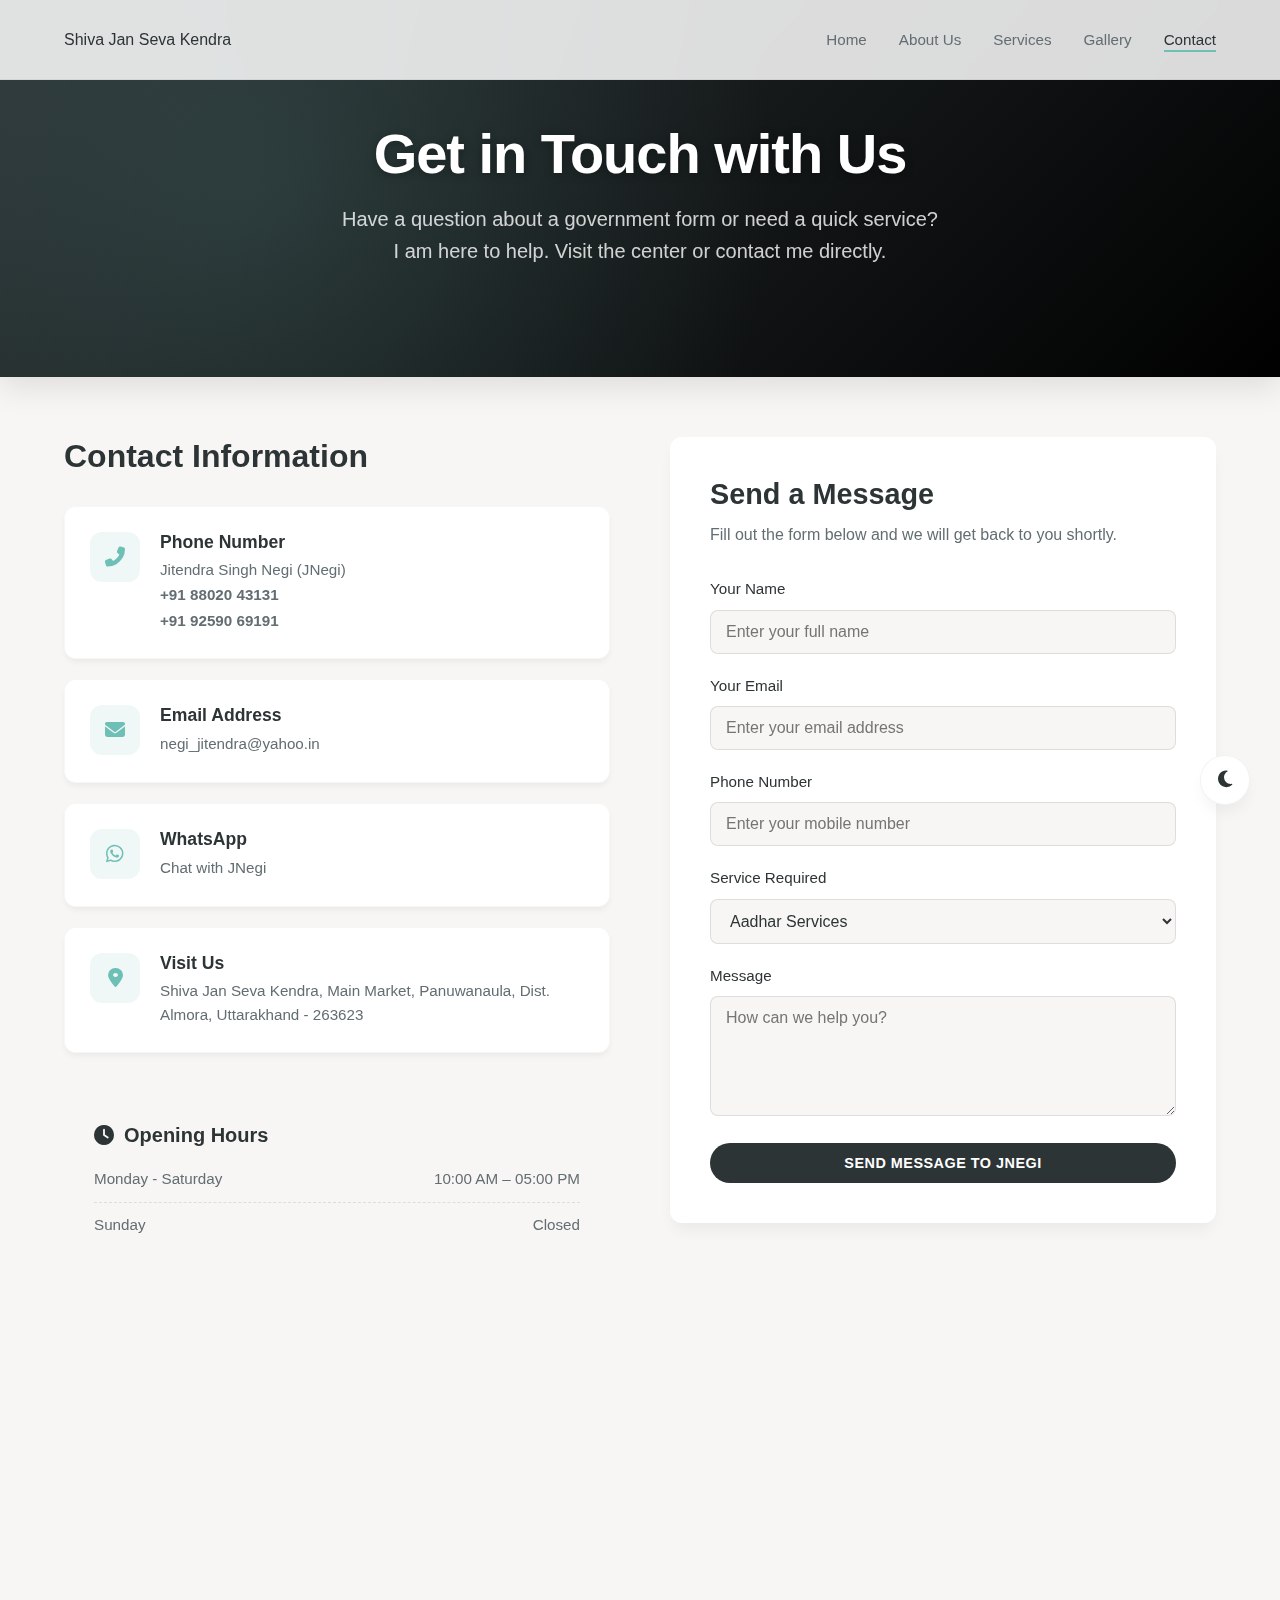
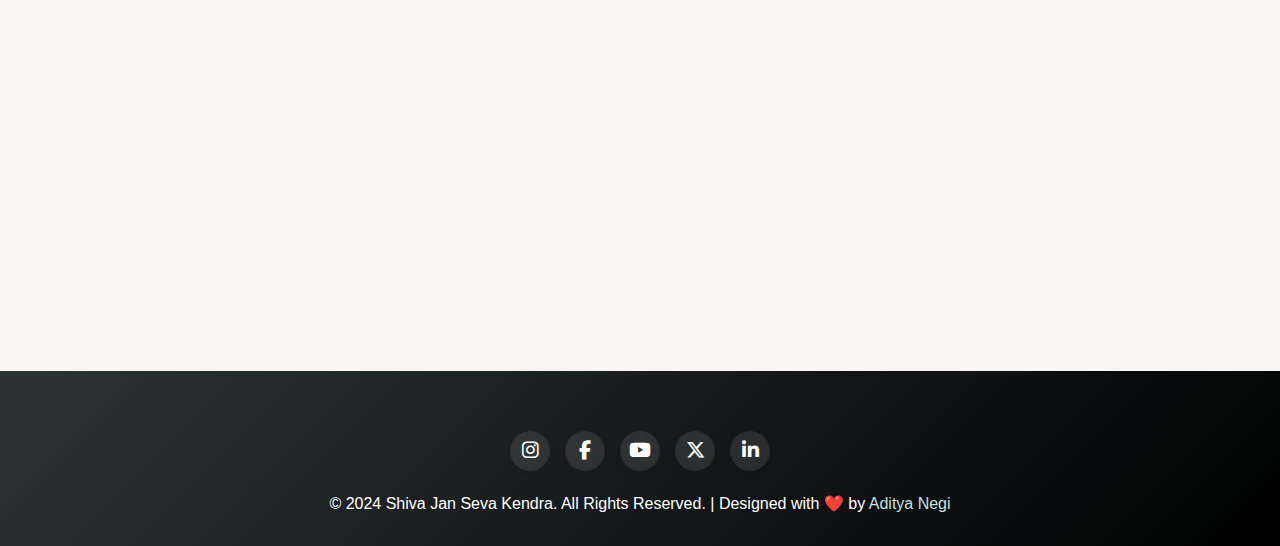
<file: contact.html>
<!DOCTYPE html>
<html lang="en">

<head>
    <meta charset="UTF-8">
    <meta name="viewport" content="width=device-width, initial-scale=1.0">
    <!-- Security Meta Tags -->
    <meta http-equiv="Content-Security-Policy" content="default-src 'self' https: data: 'unsafe-inline' 'unsafe-eval';">
    <meta http-equiv="X-Content-Type-Options" content="nosniff">
    <meta http-equiv="X-Frame-Options" content="SAMEORIGIN">
    <meta name="referrer" content="strict-origin-when-cross-origin">
    <meta http-equiv="Permissions-Policy" content="geolocation=(), camera=(), microphone=()">
    <!-- Performance Hints -->
    <link rel="preconnect" href="https://www.google.com">
    <link rel="preconnect" href="https://www.gstatic.com" crossorigin>
    <title>Contact Us | Shiva Jan Seva Kendra | Panuwanaula</title>
    <meta name="description"
        content="Contact Jitender Singh Negi (JNegi) at Shiva Jan Seva Kendra. Phone: +91 [Insert Number]. Address: Panuwanaula, Almora. Open Mon-Sat for all digital services.">
    <meta name="keywords"
        content="Contact JNegi, Shiva Jan Seva Kendra Address, CSC Panuwanaula Phone Number, Jitender Singh Negi Contact">
    <meta name="author" content="Jitender Singh Negi">
    <meta name="robots" content="index, follow">
    <link rel="canonical" href="https://shivajansevakendra.com/contact.html">

    <!-- Open Graph -->
    <meta property="og:type" content="website">
    <meta property="og:url" content="https://shivajansevakendra.com/contact.html">
    <meta property="og:title" content="Contact JNegi | Shiva Jan Seva Kendra">
    <meta property="og:description"
        content="Get in touch for Aadhar, PAN, and Banking services. Visit us in Panuwanaula.">
    <meta property="og:image" content="pic/PC1.png">

    <link rel="stylesheet" href="style.css">
    <link rel="stylesheet" href="https://cdnjs.cloudflare.com/ajax/libs/font-awesome/6.5.1/css/all.min.css">
    <link href="https://unpkg.com/aos@2.3.1/dist/aos.css" rel="stylesheet">
    <link rel="preconnect" href="https://fonts.googleapis.com">
    <link rel="preconnect" href="https://fonts.gstatic.com" crossorigin>
    <link
        href="https://fonts.googleapis.com/css2?family=Outfit:wght@300;400;500;600;700&family=Plus+Jakarta+Sans:wght@400;500;600;700&display=swap"
        rel="stylesheet">
</head>

<body>

    <!-- Page Loader -->
    <div id="loader">
        <div class="spinner"></div>
    </div>

    <!-- Header -->
    <header class="site-header">
        <div class="container header-container">
            <div class="logo">
                <a href="index.html">Shiva Jan Seva Kendra</a>
            </div>
            <button class="menu-toggle" aria-label="Toggle navigation" aria-controls="site-nav">
                <i class="fa-solid fa-bars-staggered"></i>
            </button>
            <nav id="site-nav" class="site-nav">
                <ul>
                    <li><a href="index.html">Home</a></li>
                    <li><a href="about.html">About Us</a></li>
                    <li><a href="Services.html">Services</a></li>
                    <li><a href="gallery.html">Gallery</a></li>
                    <li><a href="contact.html" class="active">Contact</a></li>
                </ul>
            </nav>
        </div>
    </header>

    <!-- Page Header -->
    <section class="page-header" data-aos="fade-down">
        <div class="container">
            <h1>Get in Touch with Us</h1>
            <p>Have a question about a government form or need a quick service? I am here to help. Visit the center or
                contact
                me directly.</p>
        </div>
    </section>

    <!-- Contact Actions & Form -->
    <div class="container">
        <div class="contact-wrapper">

            <!-- Left Column: Contact Info -->
            <div class="contact-info-section" data-aos="fade-right">
                <h2>Contact Information</h2>

                <div class="contact-cards">
                    <!-- Phone -->
                    <div class="contact-card">
                        <div class="contact-icon"><i class="fas fa-phone-alt"></i></div>
                        <div class="contact-details">
                            <h3>Phone Number</h3>
                            <p>Jitendra Singh Negi (JNegi)</p>
                            <a href="tel:+918802043131"><strong>+91 88020 43131</strong></a><br>
                            <a href="tel:+919259069191"><strong>+91 92590 69191</strong></a>
                        </div>
                    </div>

                    <!-- Email -->
                    <div class="contact-card">
                        <div class="contact-icon"><i class="fas fa-envelope"></i></div>
                        <div class="contact-details">
                            <h3>Email Address</h3>
                            <a href="mailto:negi_jitendra@yahoo.in">negi_jitendra@yahoo.in</a>
                        </div>
                    </div>

                    <!-- WhatsApp -->
                    <div class="contact-card">
                        <div class="contact-icon"><i class="fab fa-whatsapp"></i></div>
                        <div class="contact-details">
                            <h3>WhatsApp</h3>
                            <a href="https://wa.me/918802043131" target="_blank">Chat with JNegi</a>
                        </div>
                    </div>

                    <!-- Address -->
                    <div class="contact-card">
                        <div class="contact-icon"><i class="fas fa-map-marker-alt"></i></div>
                        <div class="contact-details">
                            <h3>Visit Us</h3>
                            <p>Shiva Jan Seva Kendra, Main Market, Panuwanaula, Dist. Almora, Uttarakhand - 263623</p>
                        </div>
                    </div>
                </div>

                <!-- Opening Hours -->
                <div class="hours-section">
                    <h3><i class="fas fa-clock"></i> Opening Hours</h3>
                    <ul class="hours-list">
                        <li><span>Monday - Saturday</span> <span>10:00 AM – 05:00 PM</span></li>
                        <li><span>Sunday</span> <span>Closed</span></li>
                    </ul>
                </div>
            </div>

            <!-- Right Column: Contact Form -->
            <div class="contact-form-section" data-aos="fade-left">
                <div class="contact-form-card">
                    <h2>Send a Message</h2>
                    <p>Fill out the form below and we will get back to you shortly.</p>

                    <form action="https://formsubmit.co/01adityanegi@gmail.com" method="POST">
                        <!-- FormSubmit Configuration -->
                        <input type="hidden" name="_next" value="http://localhost:8085/thank-you.html">
                        <input type="hidden" name="_subject" value="New Contact Inquiry from Website">
                        <!-- Spam Protection -->
                        <input type="hidden" name="_captcha" value="true">
                        <input type="text" name="_honey" style="display:none">
                        <input type="hidden" name="_template" value="table">

                        <div class="form-group">
                            <label for="name" class="form-label">Your Name</label>
                            <input type="text" id="name" name="name" class="form-control"
                                placeholder="Enter your full name" required>
                        </div>

                        <div class="form-group">
                            <label for="email" class="form-label">Your Email</label>
                            <input type="email" id="email" name="email" class="form-control"
                                placeholder="Enter your email address" required>
                        </div>

                        <div class="form-group">
                            <label for="phone" class="form-label">Phone Number</label>
                            <input type="tel" id="phone" name="phone" class="form-control"
                                placeholder="Enter your mobile number" required>
                        </div>

                        <div class="form-group">
                            <label for="service" class="form-label">Service Required</label>
                            <select id="service" name="service" class="form-control">
                                <option value="Aadhar">Aadhar Services</option>
                                <option value="Pan Card">PAN Card</option>
                                <option value="Banking">Banking & Money Transfer</option>
                                <option value="Forms">Online Form Filling</option>
                                <option value="Other">Other Inquiry</option>
                            </select>
                        </div>

                        <div class="form-group">
                            <label for="message" class="form-label">Message</label>
                            <textarea id="message" name="message" class="form-control"
                                placeholder="How can we help you?"></textarea>
                        </div>

                        <button type="submit" class="btn btn-primary" style="width: 100%;">Send Message to
                            JNegi</button>
                    </form>
                </div>
            </div>

        </div>
    </div>

    <!-- Map Section -->
    <section class="map-section" data-aos="fade-up">
        <div class="container">
            <div class="section-title">Locate Us on Google Maps</div>
            <div class="map-wrapper">
                <!-- Google Maps Embed Placeholder for Panuwanaula -->
                <iframe
                    src="https://www.google.com/maps/embed?pb=!1m18!1m12!1m3!1d761.5447761841262!2d79.81054298434495!3d29.64217293236686!2m3!1f0!2f0!3f0!3m2!1i1024!2i768!4f13.1!3m3!1m2!1s0x39a0c59f653a3683%3A0x133b4362c74cd799!2sShiva%20Jan%20Seva%20Kendra%20Panuwanaula!5e1!3m2!1sen!2sin!4v1768371855806!5m2!1sen!2sin"
                    width="600" height="450" style="border:0;" allowfullscreen="" loading="lazy"
                    referrerpolicy="no-referrer-when-downgrade"></iframe>
            </div>
        </div>
    </section>

    <!-- Footer -->
    <footer class="site-footer">
        <div class="container">
            <div class="footer-social">
                <a href="https://www.instagram.com/jnegivlogs" target="_blank" class="social-btn"
                    aria-label="JNegi on Instagram"><i class="fa-brands fa-instagram"></i></a>
                <a href="https://www.facebook.com/JnegiVlogs" target="_blank" class="social-btn"
                    aria-label="JNegi on Facebook"><i class="fa-brands fa-facebook-f"></i></a>
                <a href="https://www.youtube.com/jnegivlogs" target="_blank" class="social-btn"
                    aria-label="JNegi on YouTube"><i class="fa-brands fa-youtube"></i></a>
                <a href="https://x.com/JnegiVlogs" target="_blank" class="social-btn" aria-label="JNegi on X"><i
                        class="fa-brands fa-x-twitter"></i></a>
                <a href="https://linkedin.com/in/jnegivlogs" target="_blank" class="social-btn"
                    aria-label="JNegi on LinkedIn"><i class="fa-brands fa-linkedin-in"></i></a>
            </div>
            <p>&copy; 2024 Shiva Jan Seva Kendra. All Rights Reserved. | Designed with ❤️ by <a href="#"
                    style="color: var(--color-primary);">Aditya Negi</a></p>
        </div>
    </footer>

    <script src="https://unpkg.com/aos@2.3.1/dist/aos.js"></script>
    <script src="script.js"></script>
    <script>
        AOS.init({
            duration: 800,
            once: true,
            offset: 100
        });
    </script>
</body>

</html>
</file>
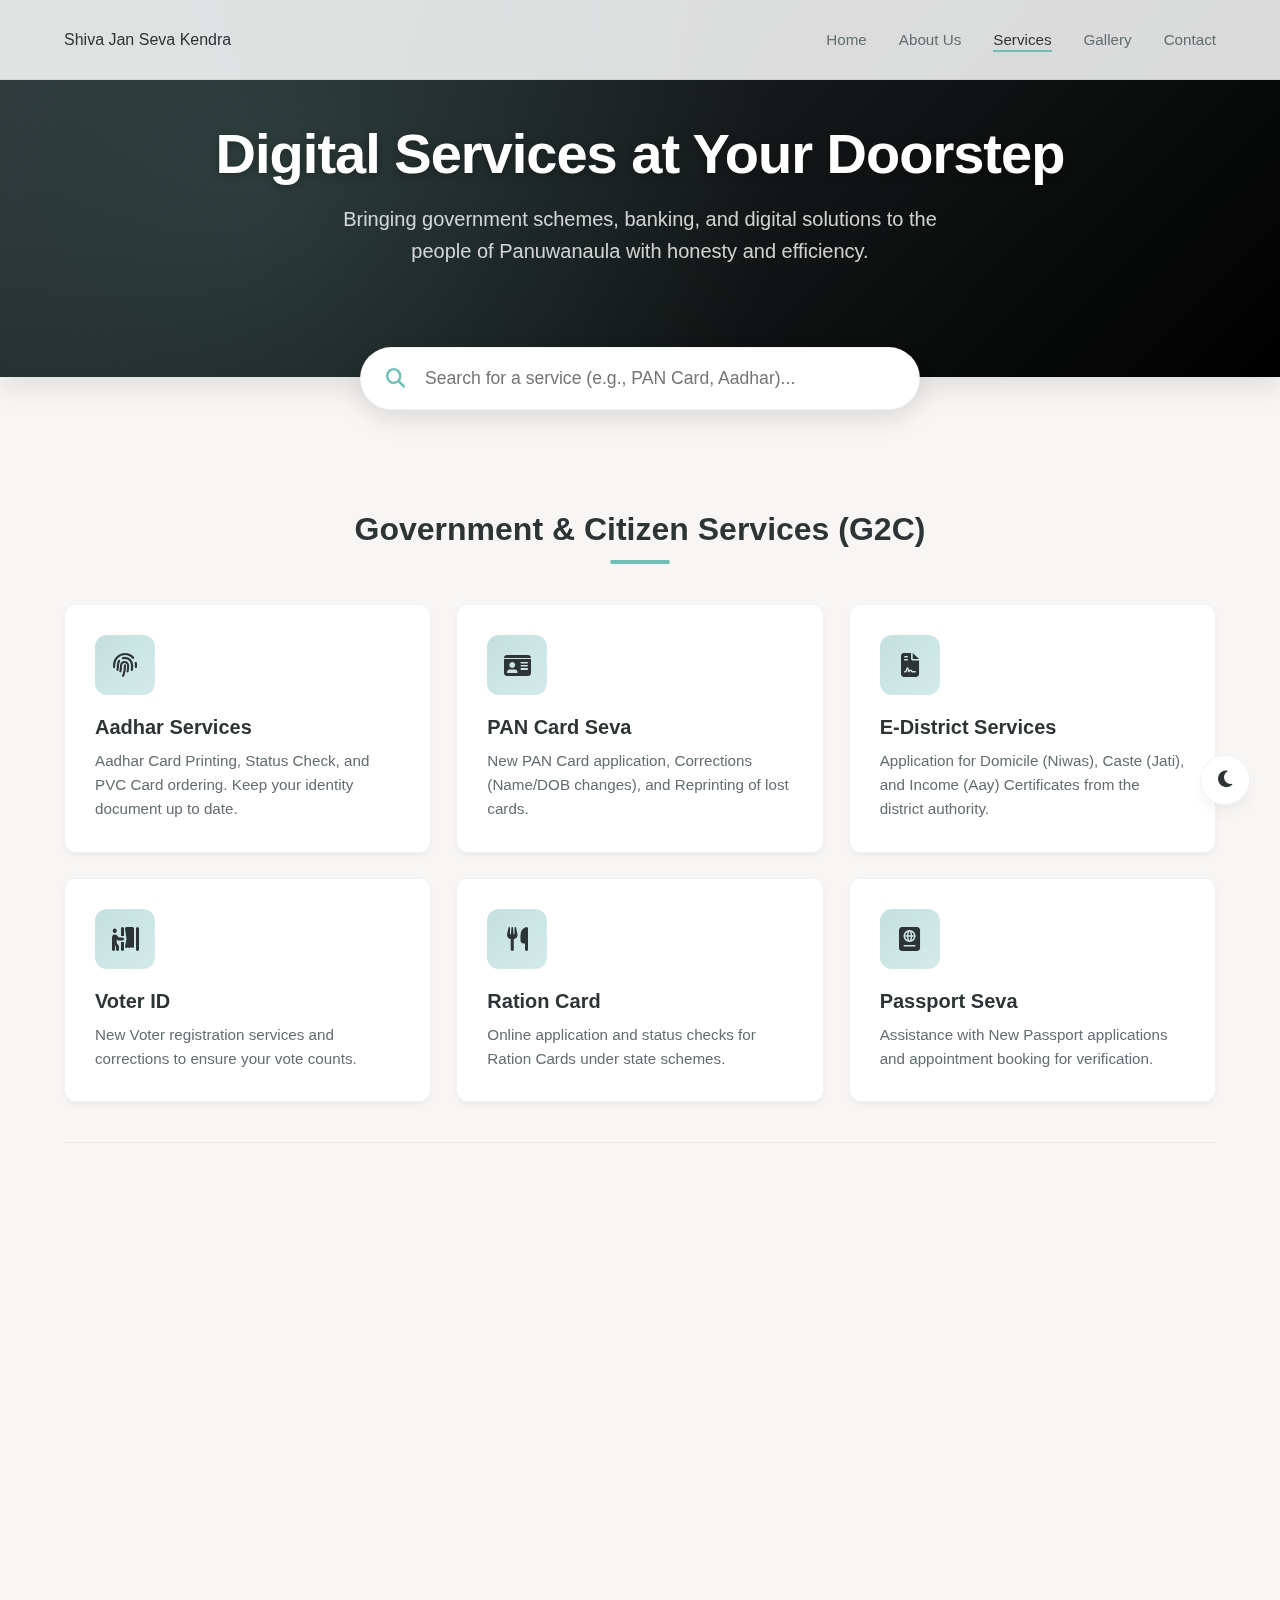
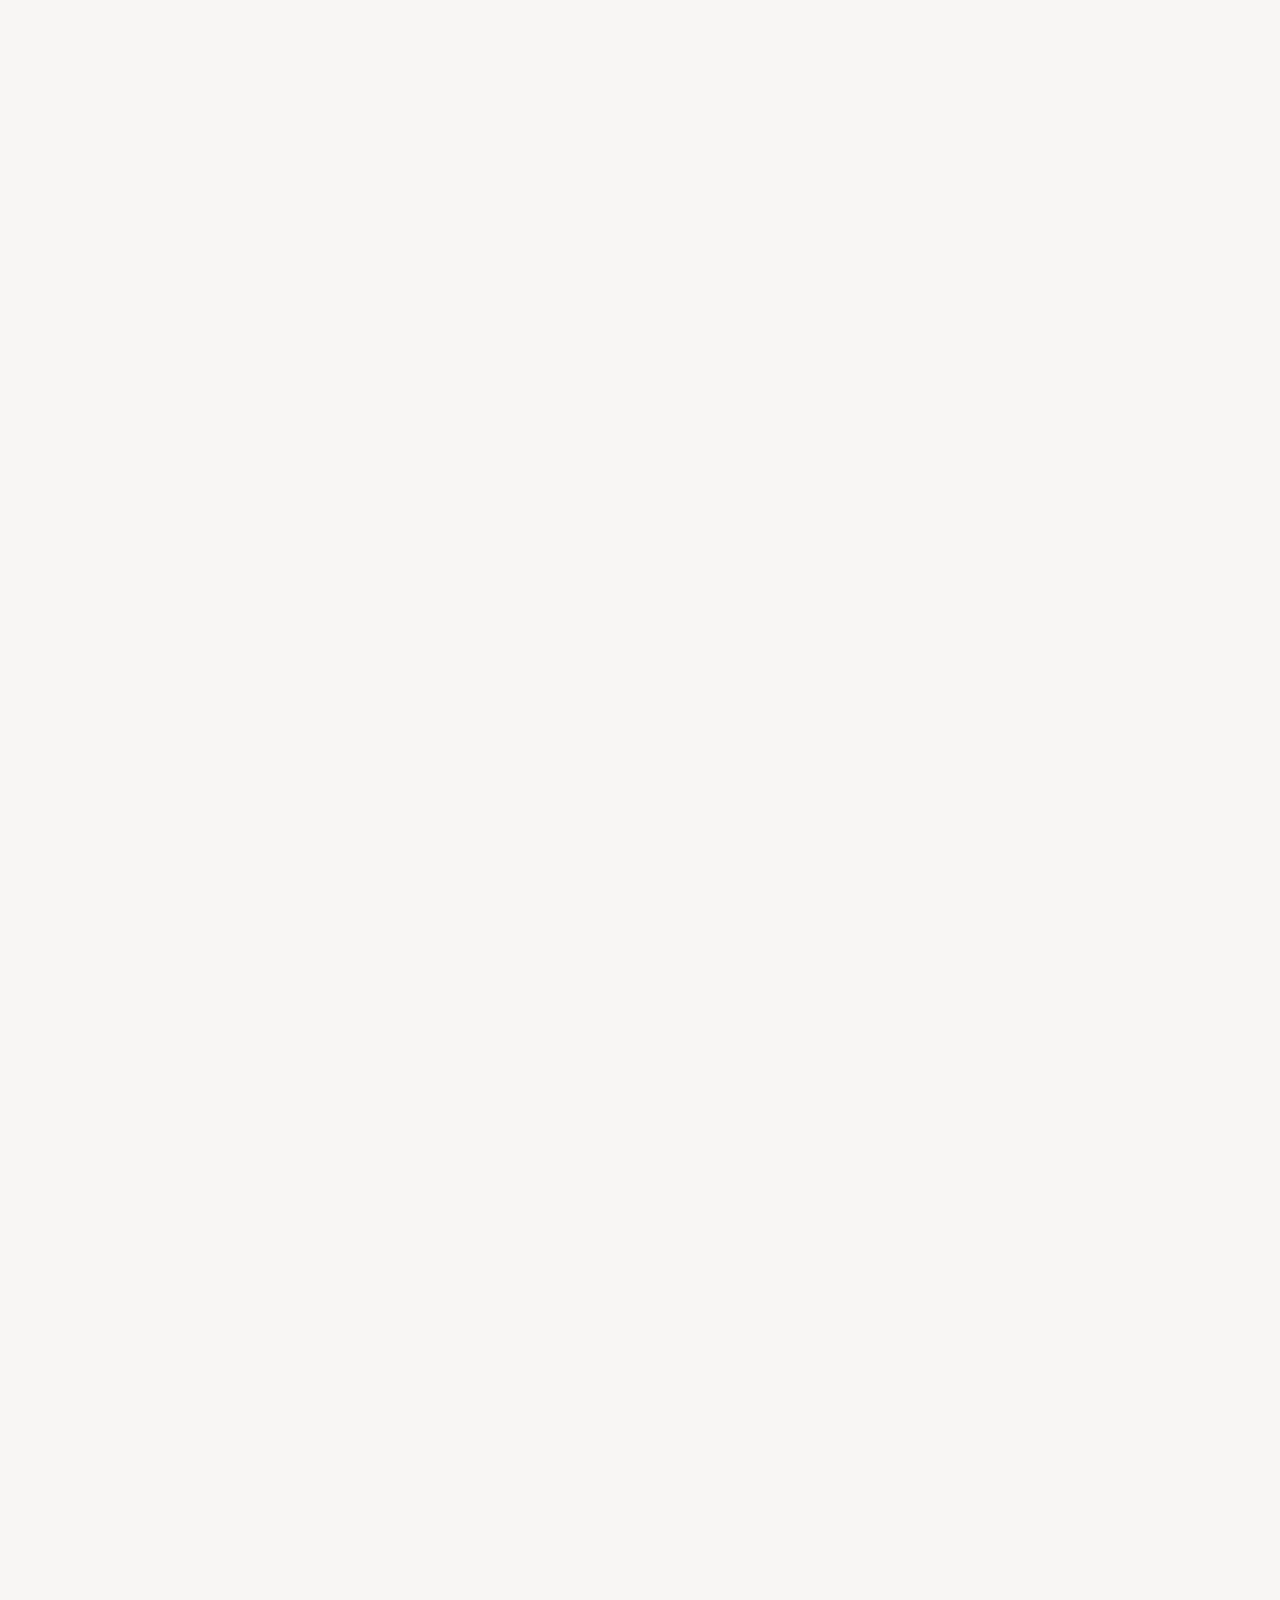
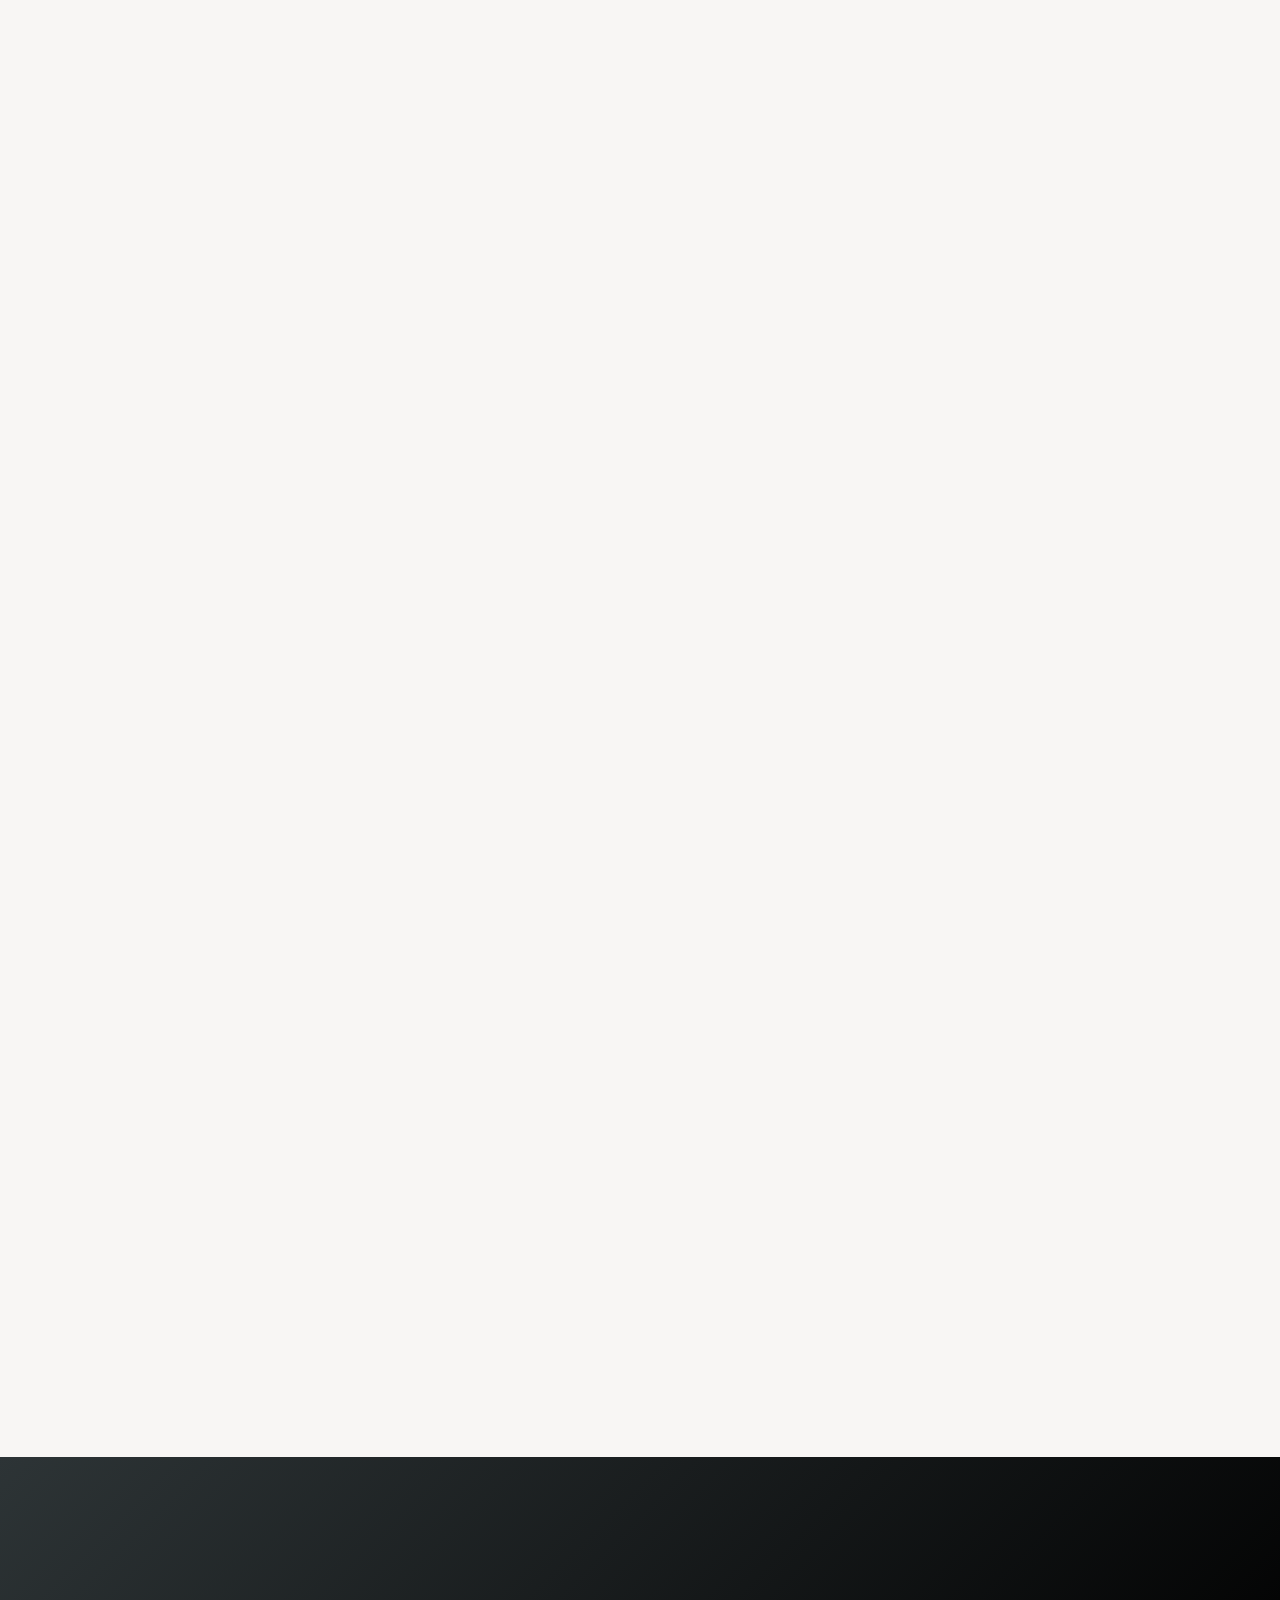
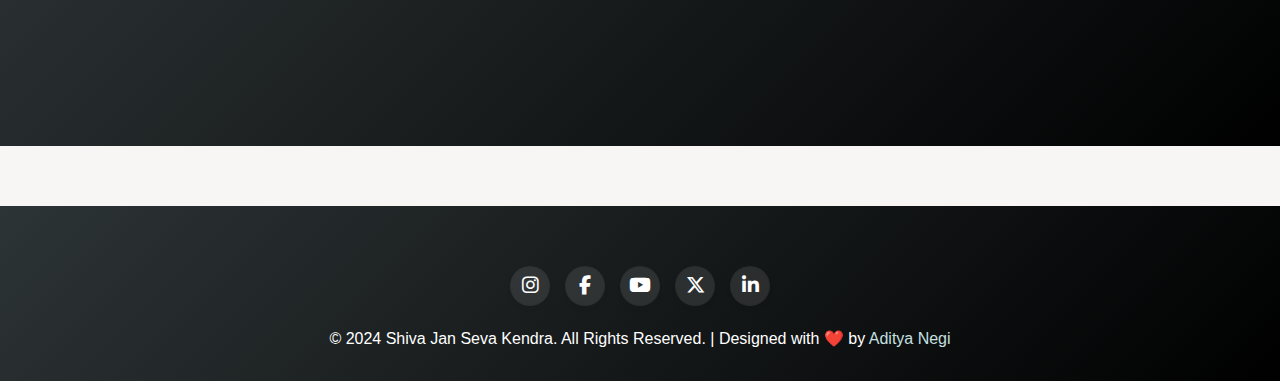
<file: Services.html>
<!DOCTYPE html>
<html lang="en">

<head>
    <meta charset="UTF-8">
    <meta name="viewport" content="width=device-width, initial-scale=1.0">
    <!-- Security Meta Tags -->
    <meta http-equiv="Content-Security-Policy" content="default-src 'self' https: data: 'unsafe-inline' 'unsafe-eval';">
    <meta http-equiv="X-Content-Type-Options" content="nosniff">
    <meta http-equiv="X-Frame-Options" content="SAMEORIGIN">
    <meta name="referrer" content="strict-origin-when-cross-origin">
    <meta http-equiv="Permissions-Policy" content="geolocation=(), camera=(), microphone=()">
    <title>Services | Shiva Jan Seva Kendra | Digital Services List</title>
    <meta name="description"
        content="Full list of services at Shiva Jan Seva Kendra Panuwanaula: Aadhar, PAN Card, Money Transfer, Bill Payments, and Online Forms. Fast & trusted CSC services.">
    <meta name="keywords"
        content="JNegi Services, Shiva Jan Seva Kendra Services, Aadhar Update Panuwanaula, PAN Card Agent Almora, Money Transfer CSC, Government Forms">
    <meta name="author" content="Jitender Singh Negi">
    <meta name="robots" content="index, follow">
    <link rel="canonical" href="https://shivajansevakendra.com/Services.html">

    <!-- Open Graph -->
    <meta property="og:type" content="website">
    <meta property="og:url" content="https://shivajansevakendra.com/Services.html">
    <meta property="og:title" content="Our Services | Shiva Jan Seva Kendra">
    <meta property="og:description"
        content="Explore our wide range of digital services: Banking, Government Forms, Aadhar, and more.">
    <meta property="og:image" content="pic/PC1.png">

    <link rel="stylesheet" href="style.css">
    <link rel="stylesheet" href="https://cdnjs.cloudflare.com/ajax/libs/font-awesome/6.5.1/css/all.min.css">
    <link href="https://unpkg.com/aos@2.3.1/dist/aos.css" rel="stylesheet">
    <link rel="preconnect" href="https://fonts.googleapis.com">
    <link rel="preconnect" href="https://fonts.gstatic.com" crossorigin>
    <link
        href="https://fonts.googleapis.com/css2?family=Outfit:wght@300;400;500;600;700&family=Plus+Jakarta+Sans:wght@400;500;600;700&display=swap"
        rel="stylesheet">
</head>

<body>

    <!-- Page Loader -->
    <div id="loader">
        <div class="spinner"></div>
    </div>

    <!-- Header -->
    <header class="site-header">
        <div class="container header-container">
            <div class="logo">
                <a href="index.html">Shiva Jan Seva Kendra</a>
            </div>
            <button class="menu-toggle" aria-label="Toggle navigation" aria-controls="site-nav">
                <i class="fa-solid fa-bars-staggered"></i>
            </button>
            <nav id="site-nav" class="site-nav">
                <ul>
                    <li><a href="index.html">Home</a></li>
                    <li><a href="about.html">About Us</a></li>
                    <li><a href="Services.html" class="active">Services</a></li>
                    <li><a href="gallery.html">Gallery</a></li>
                    <li><a href="contact.html">Contact</a></li>
                </ul>
            </nav>
        </div>
    </header>

    <!-- Page Header -->
    <section class="page-header" data-aos="fade-down">
        <div class="container">
            <h1>Digital Services at Your Doorstep</h1>
            <p>Bringing government schemes, banking, and digital solutions to the people of Panuwanaula with honesty and
                efficiency.</p>
        </div>
    </section>

    <!-- Search Bar -->
    <div class="search-container" data-aos="fade-up" data-aos-delay="100">
        <div class="search-input-wrapper">
            <i class="fas fa-search"></i>
            <input type="text" id="serviceSearch" class="search-input"
                placeholder="Search for a service (e.g., PAN Card, Aadhar)...">
        </div>
    </div>

    <main class="container">

        <!-- Category 1: G2C -->
        <section class="service-category" data-aos="fade-up">
            <h2>Government & Citizen Services (G2C)</h2>
            <div class="service-grid">
                <div class="service-card">
                    <div class="service-icon"><i class="fas fa-fingerprint"></i></div>
                    <h3>Aadhar Services</h3>
                    <p>Aadhar Card Printing, Status Check, and PVC Card ordering. Keep your identity document up to
                        date.</p>
                </div>
                <div class="service-card">
                    <div class="service-icon"><i class="fas fa-id-card"></i></div>
                    <h3>PAN Card Seva</h3>
                    <p>New PAN Card application, Corrections (Name/DOB changes), and Reprinting of lost cards.</p>
                </div>
                <div class="service-card">
                    <div class="service-icon"><i class="fas fa-file-contract"></i></div>
                    <h3>E-District Services</h3>
                    <p>Application for Domicile (Niwas), Caste (Jati), and Income (Aay) Certificates from the district
                        authority.</p>
                </div>
                <div class="service-card">
                    <div class="service-icon"><i class="fas fa-person-booth"></i></div>
                    <h3>Voter ID</h3>
                    <p>New Voter registration services and corrections to ensure your vote counts.</p>
                </div>
                <div class="service-card">
                    <div class="service-icon"><i class="fas fa-utensils"></i></div>
                    <h3>Ration Card</h3>
                    <p>Online application and status checks for Ration Cards under state schemes.</p>
                </div>
                <div class="service-card">
                    <div class="service-icon"><i class="fas fa-passport"></i></div>
                    <h3>Passport Seva</h3>
                    <p>Assistance with New Passport applications and appointment booking for verification.</p>
                </div>
            </div>
        </section>

        <!-- Category 2: Banking -->
        <section class="service-category" data-aos="fade-up">
            <h2>Banking & Financial Services</h2>
            <div class="service-grid">
                <div class="service-card">
                    <div class="service-icon"><i class="fas fa-hand-holding-usd"></i></div>
                    <h3>AePS Cash Withdrawal</h3>
                    <p>Secure cash withdrawal using your fingerprint from any bank account (Aadhar Enabled Payment
                        System).</p>
                </div>
                <div class="service-card">
                    <div class="service-icon"><i class="fas fa-money-bill-transfer"></i></div>
                    <h3>Money Transfer (DMT)</h3>
                    <p>Send money to any bank account in India instantly and securely, 24/7.</p>
                </div>
                <div class="service-card">
                    <div class="service-icon"><i class="fas fa-wallet"></i></div>
                    <h3>Balance Enquiry</h3>
                    <p>Check your account balance and get mini-statements to track your finances.</p>
                </div>
                <div class="service-card">
                    <div class="service-icon"><i class="fas fa-shield-halved"></i></div>
                    <h3>LIC Premium</h3>
                    <p>Pay your LIC insurance premiums easily without visiting the branch.</p>
                </div>
            </div>
        </section>

        <!-- Category 3: Student -->
        <section class="service-category" data-aos="fade-up">
            <h2>Student & Education Corner</h2>
            <div class="service-grid">
                <div class="service-card">
                    <div class="service-icon"><i class="fas fa-laptop-code"></i></div>
                    <h3>Online Form Filling</h3>
                    <p>Application for Government Jobs (State & Central), Army, Police, and SSC exams with accuracy.</p>
                </div>
                <div class="service-card">
                    <div class="service-icon"><i class="fas fa-graduation-cap"></i></div>
                    <h3>Entrance Exams</h3>
                    <p>Forms for JEE, NEET, Polytechnic, and University admissions.</p>
                </div>
                <div class="service-card">
                    <div class="service-icon"><i class="fas fa-print"></i></div>
                    <h3>Admit Cards & Results</h3>
                    <p>High-quality printing of admit cards and exam results as soon as they are announced.</p>
                </div>
                <div class="service-card">
                    <div class="service-icon"><i class="fas fa-user-graduate"></i></div>
                    <h3>Scholarship Forms</h3>
                    <p>Assistance with filling applications for National and State scholarship portals.</p>
                </div>
            </div>
        </section>

        <!-- Category 4: Utility -->
        <section class="service-category" data-aos="fade-up">
            <h2>Utility & Bill Payments</h2>
            <div class="service-grid">
                <div class="service-card">
                    <div class="service-icon"><i class="fas fa-lightbulb"></i></div>
                    <h3>Electricity Bill</h3>
                    <p>View and pay your electricity bills instantly to avoid late fees and disconnections.</p>
                </div>
                <div class="service-card">
                    <div class="service-icon"><i class="fas fa-mobile-screen"></i></div>
                    <h3>Recharges</h3>
                    <p>Mobile (Jio, Airtel, Vi, BSNL) and DTH (Dish TV, Tata Sky) recharges.</p>
                </div>
                <div class="service-card">
                    <div class="service-icon"><i class="fas fa-faucet-drip"></i></div>
                    <h3>Water Bill Payments</h3>
                    <p>Quick payment facility for municipal water bills.</p>
                </div>
                <div class="service-card">
                    <div class="service-icon"><i class="fas fa-car"></i></div>
                    <h3>FastTag</h3>
                    <p>Recharge your FastTag or apply for a new one for hassle-free highway travel.</p>
                </div>
            </div>
        </section>

        <!-- Category 5: Documentation -->
        <section class="service-category" data-aos="fade-up">
            <h2>Documentation & Other Services</h2>
            <div class="service-grid">
                <div class="service-card">
                    <div class="service-icon"><i class="fas fa-copy"></i></div>
                    <h3>Photocopy & Printing</h3>
                    <p>High-quality Xerox and Color Printing for all your document needs.</p>
                </div>
                <div class="service-card">
                    <div class="service-icon"><i class="fas fa-file-shield"></i></div>
                    <h3>Lamination</h3>
                    <p>Protect your important documents like Marksheets and IDs with durable lamination.</p>
                </div>
                <div class="service-card">
                    <div class="service-icon"><i class="fas fa-file-pen"></i></div>
                    <h3>Resume/CV Maker</h3>
                    <p>Professional biodata creation to help you stand out in job applications.</p>
                </div>
                <div class="service-card">
                    <div class="service-icon"><i class="fas fa-envelope-open-text"></i></div>
                    <h3>Email & Scanning</h3>
                    <p>Digitize your documents with scanning services and send emails effortlessly.</p>
                </div>
            </div>
        </section>

        <!-- Important Note -->
        <div class="important-note" data-aos="fade-in">
            <h3><i class="fas fa-circle-exclamation"></i> Important Note for Customers</h3>
            <ul>
                <li>Please bring your original <strong>Aadhar Card</strong> and a linked <strong>Mobile Number</strong>
                    for most
                    government services.</li>
                <li>For Income/Caste certificates, please carry your <strong>Parivar Register copy</strong>.</li>
            </ul>
        </div>

        <!-- Trust Section -->
        <section class="trust-section" data-aos="fade-up">
            <div class="container">
                <div class="section-title">Why Choose Shiva Jan Seva Kendra?</div>
                <div class="trust-grid">
                    <div class="trust-item">
                        <i class="fas fa-check-double"></i>
                        <h3>Accuracy</h3>
                        <p>We double-check every form before submission to reduce the chance of rejection.</p>
                    </div>
                    <div class="trust-item">
                        <i class="fas fa-user-shield"></i>
                        <h3>Privacy</h3>
                        <p>Your personal data and documents are safe with us.</p>
                    </div>
                    <div class="trust-item">
                        <i class="fas fa-scale-balanced"></i>
                        <h3>Transparency</h3>
                        <p>We charge fair, government-approved rates with no hidden fees.</p>
                    </div>
                    <div class="trust-item">
                        <i class="fas fa-hand-holding-heart"></i>
                        <h3>Guidance</h3>
                        <p>JNegi personally guides you through complex government processes so you understand what you
                            are signing.
                        </p>
                    </div>
                </div>
            </div>
        </section>

    </main>

    <!-- CTA Section -->
    <section class="services-cta">
        <div class="container">
            <h2 data-aos="fade-up">Need a Service?</h2>
            <a href="contact.html" class="btn btn-primary" data-aos="zoom-in" data-aos-delay="200">Contact JNegi Now</a>
        </div>
    </section>

    <!-- Footer -->
    <footer class="site-footer">
        <div class="container">
            <div class="footer-social">
                <a href="https://www.instagram.com/jnegivlogs" target="_blank" class="social-btn"
                    aria-label="JNegi on Instagram"><i class="fa-brands fa-instagram"></i></a>
                <a href="https://www.facebook.com/JnegiVlogs" target="_blank" class="social-btn"
                    aria-label="JNegi on Facebook"><i class="fa-brands fa-facebook-f"></i></a>
                <a href="https://www.youtube.com/jnegivlogs" target="_blank" class="social-btn"
                    aria-label="JNegi on YouTube"><i class="fa-brands fa-youtube"></i></a>
                <a href="https://x.com/JnegiVlogs" target="_blank" class="social-btn" aria-label="JNegi on X"><i
                        class="fa-brands fa-x-twitter"></i></a>
                <a href="https://linkedin.com/in/jnegivlogs" target="_blank" class="social-btn"
                    aria-label="JNegi on LinkedIn"><i class="fa-brands fa-linkedin-in"></i></a>
            </div>
            <p>&copy; 2024 Shiva Jan Seva Kendra. All Rights Reserved. | Designed with ❤️ by <a href="#"
                    style="color: var(--color-primary);">Aditya Negi</a></p>
        </div>
    </footer>

    <script src="https://unpkg.com/aos@2.3.1/dist/aos.js"></script>
    <script src="script.js"></script>
    <script>
        AOS.init({
            duration: 800,
            once: true,
            offset: 100
        });
    </script>
</body>

</html>
</file>
<file: style.css>
:root {
  /* Extracted Palette - Light Mode (Default) */
  --bg-body: #f8f6f4;
  --bg-card: #ffffff;
  --bg-header: rgba(255, 255, 255, 0.85);

  --color-primary: #c5e0e0;
  --color-secondary: #d3eaea;
  --color-accent: #6ebfb5;
  --color-accent-hover: #5aa8a0;

  --color-white: #ffffff;
  --color-light: #f8f6f4;

  /* Text Colors */
  --text-main: #2d3436;
  --text-muted: #636e72;
  --text-light: #f8f6f4;

  /* Spacing */
  --container-width: 1200px;
  --header-height: 80px;

  /* Effects */
  --shadow-sm: 0 4px 6px -1px rgba(0, 0, 0, 0.05);
  --shadow-md: 0 10px 15px -3px rgba(0, 0, 0, 0.05);
  --shadow-glow: 0 0 20px rgba(110, 191, 181, 0.3);
  --radius: 12px;
  --transition: all 0.3s cubic-bezier(0.4, 0, 0.2, 1);
  --glass-border: 1px solid rgba(0, 0, 0, 0.05);
  /* Solid border for light mode */
}

/* Dark Mode Variables */
body.dark-mode {
  --bg-body: #1a1a1a;
  --bg-card: #2d2d2d;
  --bg-header: rgba(26, 26, 26, 0.85);

  --color-primary: #2c3e50;
  --color-secondary: #34495e;

  --text-main: #ecf0f1;
  --text-muted: #bdc3c7;

  --shadow-sm: 0 4px 6px -1px rgba(0, 0, 0, 0.3);
  --shadow-md: 0 10px 15px -3px rgba(0, 0, 0, 0.4);
  --shadow-glow: 0 0 25px rgba(110, 191, 181, 0.4);
  --glass-border: 1px solid rgba(255, 255, 255, 0.1);
}

* {
  box-sizing: border-box;
  margin: 0;
  padding: 0;
  -webkit-font-smoothing: antialiased;
  -moz-osx-font-smoothing: grayscale;
}

body {
  font-family: 'Plus Jakarta Sans', sans-serif;
  color: var(--text-main);
  background: var(--bg-body);
  line-height: 1.6;
  overflow-x: hidden;
  transition: background 0.3s ease, color 0.3s ease;
}

h1,
h2,
h3,
h4,
h5,
h6 {
  font-family: 'Outfit', sans-serif;
  font-weight: 700;
  line-height: 1.2;
}

a {
  text-decoration: none;
  color: inherit;
  transition: var(--transition);
}

ul {
  list-style: none;
}

img {
  max-width: 100%;
  display: block;
}

/* Utilities */
.container {
  max-width: var(--container-width);
  margin: 0 auto;
  padding: 0 24px;
}

.text-accent {
  color: var(--color-accent);
}

.btn {
  display: inline-block;
  padding: 12px 32px;
  border-radius: 50px;
  font-weight: 600;
  text-transform: uppercase;
  letter-spacing: 0.5px;
  font-size: 0.9rem;
  cursor: pointer;
  transition: var(--transition);
  border: none;
}

.btn-primary {
  background: var(--text-main);
  color: var(--color-white);
}

.btn-primary:hover {
  background: var(--color-accent);
  transform: translateY(-2px);
  box-shadow: var(--shadow-md);
}

.btn-outline {
  background: transparent;
  border: 2px solid var(--text-main);
  color: var(--text-main);
}

.btn-outline:hover {
  background: var(--text-main);
  color: var(--color-white);
  transform: translateY(-2px);
}

/* Header */
.site-header {
  position: fixed;
  top: 0;
  left: 0;
  right: 0;
  height: var(--header-height);
  background: var(--bg-header);
  backdrop-filter: blur(12px);
  -webkit-backdrop-filter: blur(12px);
  z-index: 1000;
  display: flex;
  align-items: center;
  border-bottom: var(--glass-border);
  transition: background 0.3s ease;
}

.site-header .container {
  display: flex;
  justify-content: space-between;
  align-items: center;
  width: 100%;
}

.brand h1 {
  font-size: 1.5rem;
  color: var(--text-main);
}


.site-nav ul {
  display: flex;
  gap: 32px;
}

.site-nav a {
  font-weight: 500;
  color: var(--text-muted);
  font-size: 0.95rem;
  position: relative;
}

.site-nav a::after {
  content: '';
  position: absolute;
  width: 0;
  height: 2px;
  bottom: -4px;
  left: 0;
  background-color: var(--color-accent);
  transition: var(--transition);
}

.site-nav a:hover,
.site-nav a.active {
  color: var(--text-main);
}

.site-nav a:hover::after,
.site-nav a.active::after {
  width: 100%;
}

/* Hero Section */
.hero {
  padding: 160px 0 100px;
  background: linear-gradient(135deg, var(--color-secondary) 0%, var(--color-light) 100%);
  min-height: 90vh;
  /* Adjusted for better viewport fit */
  display: flex;
  align-items: center;
  position: relative;
  overflow: hidden;
  /* Prevent spillover */
}

.hero .container {
  display: grid;
  grid-template-columns: 1fr 1fr;
  gap: 60px;
  align-items: center;
  width: 100%;
}

.hero-content {
  animation: fadeUp 1s ease-out;
}

.hero-subtitle {
  color: var(--text-muted);
  font-weight: 700;
  letter-spacing: 2px;
  text-transform: uppercase;
  margin-bottom: 16px;
  display: block;
  font-size: 0.9rem;
}

.hero h1 {
  font-size: 3.5rem;
  margin-bottom: 24px;
  color: var(--text-main);
  line-height: 1.1;
}

.hero p {
  font-size: 1.1rem;
  color: var(--text-muted);
  margin-bottom: 32px;
  max-width: 90%;
  line-height: 1.7;
}

.hero-buttons {
  display: flex;
  gap: 16px;
  margin-bottom: 40px;
}

/* Social Media Links */
.social-links {
  display: flex;
  gap: 20px;
  align-items: center;
  margin-top: 10px;
}

.social-btn {
  width: 45px;
  height: 45px;
  border-radius: 50%;
  background: var(--bg-card);
  display: flex;
  align-items: center;
  justify-content: center;
  color: var(--text-main);
  font-size: 1.2rem;
  box-shadow: var(--shadow-sm);
  transition: var(--transition);
  border: var(--glass-border);
}

.social-btn:hover {
  background: var(--color-accent);
  color: #fff;
  transform: translateY(-3px);
  box-shadow: var(--shadow-md);
}

/* Hero Image */
.hero-image {
  position: relative;
  z-index: 1;
  animation: fadeUp 1s ease-out 0.2s backwards;
}

.hero-image img {
  width: 100%;
  max-width: 350px;
  aspect-ratio: 1/1;
  object-fit: cover;
  border-radius: 50%;
  box-shadow: 0 0 30px rgba(110, 191, 181, 0.4),
    0 0 0 8px rgba(255, 255, 255, 0.3);
  border: 4px solid #fff;
  transition: var(--transition);
  margin: 0 auto;
}

.hero-image img:hover {
  transform: scale(1.05);
  box-shadow: 0 0 40px rgba(110, 191, 181, 0.6),
    0 0 0 12px rgba(255, 255, 255, 0.4);
}

/* Updated Responsive */
@media (max-width: 992px) {
  .hero .container {
    grid-template-columns: 1fr;
    text-align: center;
    gap: 40px;
  }

  .hero-content {
    order: 2;
  }

  .hero-content,
  .hero p {
    margin-left: auto;
    margin-right: auto;
  }

  .hero-buttons {
    justify-content: center;
  }

  .social-links {
    justify-content: center;
  }

  .hero h1 {
    font-size: 2.5rem;
    /* Smaller H1 on mobile */
  }
}

@media (max-width: 768px) {
  .hero {
    padding: 120px 0 60px;
    /* Reduce top padding */
    min-height: auto;
  }

  .hero h1 {
    font-size: 2rem;
  }

  .section-title {
    font-size: 2rem;
  }

  .about-grid,
  .info-grid,
  .values-grid,
  .service-grid,
  .contact-wrapper {
    grid-template-columns: 1fr;
    /* Stack everything */
    gap: 30px;
  }

  .gallery-grid {
    grid-template-columns: repeat(auto-fill, minmax(100%, 1fr));
  }
}

.hero-image {
  order: 1;
  /* Image first on mobile usually looks nice if it's a person */
  margin-bottom: 20px;
}

.hero-buttons,
.social-links {
  justify-content: center;
}

.hero h1 {
  font-size: 2.5rem;
}


/* Mobile Menu Toggle */
.menu-toggle {
  display: none;
  background: transparent;
  border: none;
  cursor: pointer;
  flex-direction: column;
  gap: 6px;
  z-index: 1001;
  width: 30px;
  /* Fixed width */
  height: 24px;
  /* Fixed height to fit the spans */
  justify-content: center;
  /* Vertically center spans */
  padding: 0;
  flex-shrink: 0;
  /* Prevent squashing */
}

/* =========================================
   Gallery Page Styles
   ========================================= */

.gallery-section {
  padding: 60px 0;
}

.gallery-grid {
  display: grid;
  grid-template-columns: repeat(auto-fill, minmax(300px, 1fr));
  gap: 10px;
  margin-top: 40px;
}

.gallery-item {
  position: relative;
  border-radius: 16px;
  overflow: hidden;
  background: #f0f0f0;
  aspect-ratio: 4/3;
  cursor: pointer;
  box-shadow: var(--shadow-sm);
  transition: all 0.4s ease;
}

.gallery-item:hover {
  transform: translateY(-5px);
  box-shadow: var(--shadow-lg);
}

.gallery-item img {
  width: 100%;
  height: 100%;
  object-fit: cover;
  transition: transform 0.6s cubic-bezier(0.25, 0.46, 0.45, 0.94);
}

.gallery-item:hover img {
  transform: scale(1.1);
}

.gallery-item.portrait {
  grid-row: span 2;
  aspect-ratio: 3/4;
}

.gallery-overlay {
  position: absolute;
  bottom: 0;
  left: 0;
  width: 100%;
  padding: 30px 20px 20px;
  background: linear-gradient(to top, rgba(0, 0, 0, 0.8), transparent);
  opacity: 0;
  transform: translateY(20px);
  transition: all 0.3s ease;
  pointer-events: none;
}

.gallery-item:hover .gallery-overlay {
  opacity: 1;
  transform: translateY(0);
}

.gallery-title {
  color: white;
  font-size: 1.25rem;
  margin-bottom: 5px;
  font-weight: 600;
  text-shadow: 0 2px 4px rgba(0, 0, 0, 0.3);
}

.gallery-desc {
  color: rgba(255, 255, 255, 0.9);
  font-size: 0.95rem;
  font-weight: 400;
}

/* Lightbox Styles */
.lightbox {
  position: fixed;
  top: 0;
  left: 0;
  width: 100%;
  height: 100%;
  background: rgba(0, 0, 0, 0.95);
  display: flex;
  justify-content: center;
  align-items: center;
  z-index: 2000;
  opacity: 0;
  visibility: hidden;
  transition: all 0.3s ease;
  backdrop-filter: blur(5px);
}

.lightbox.active {
  opacity: 1;
  visibility: visible;
}

.lightbox-content {
  position: relative;
  max-width: 90%;
  max-height: 90vh;
}

.lightbox-img {
  max-width: 100%;
  max-height: 90vh;
  border-radius: 8px;
  box-shadow: 0 0 50px rgba(0, 0, 0, 0.5);
  transform: scale(0.9);
  transition: transform 0.3s ease;
}

.lightbox.active .lightbox-img {
  transform: scale(1);
}

.lightbox-close {
  position: absolute;
  top: 30px;
  right: 30px;
  background: rgba(255, 255, 255, 0.1);
  border: none;
  color: white;
  width: 50px;
  height: 50px;
  border-radius: 50%;
  cursor: pointer;
  display: flex;
  align-items: center;
  justify-content: center;
  font-size: 1.5rem;
  transition: all 0.3s ease;
}

.lightbox-close:hover {
  background: rgba(255, 255, 255, 0.2);
  transform: rotate(90deg);
}

.lightbox-caption {
  position: absolute;
  bottom: 30px;
  left: 0;
  width: 100%;
  text-align: center;
  color: white;
  font-size: 1.1rem;
  text-shadow: 0 2px 4px rgba(0, 0, 0, 0.5);
}

.menu-toggle i {
  font-size: 1.5rem;
  color: var(--text-main);
  transition: var(--transition);
}

.menu-toggle[aria-expanded="true"] i {
  transform: rotate(90deg);
  /* Optional rotation effect */
}

/* Responsive */
@media (max-width: 768px) {
  .hero h1 {
    font-size: 3rem;
  }

  .menu-toggle {
    display: flex;
  }

  .site-nav {
    position: fixed;
    top: 0;
    right: -100%;
    width: 80%;
    height: 100vh;
    background: var(--bg-card);
    padding: 100px 40px;
    transition: var(--transition);
    box-shadow: -10px 0 30px rgba(0, 0, 0, 0.1);
  }

  .site-nav.open {
    right: 0;
  }

  .site-nav ul {
    flex-direction: column;
    gap: 24px;
  }

  .site-nav a {
    font-size: 1.5rem;
    color: var(--text-main);
  }
}

/* Animation */
@keyframes fadeUp {
  from {
    opacity: 0;
    transform: translateY(30px);
  }

  to {
    opacity: 1;
    transform: translateY(0);
  }
}

/* =========================================
   Refactored & Enhanced Styles
   ========================================= */

/* Spacing Utilities */
.section-padding {
  padding: 80px 0;
}

.pt-header {
  padding-top: var(--header-height);
}

.mb-1 {
  margin-bottom: 10px;
}

.mb-2 {
  margin-bottom: 15px;
}

.mb-3 {
  margin-bottom: 20px;
}

.mb-4 {
  margin-bottom: 24px;
}

.mt-4 {
  margin-top: 30px;
}

/* Backgrounds */
.bg-light {
  background-color: var(--color-light);
}

.bg-accent {
  background-color: var(--color-accent);
  color: #fff;
}

.bg-accent h2 {
  color: #fff;
}

.bg-accent p {
  opacity: 0.9;
}

/* Typography */
.text-center {
  text-align: center;
}

.text-left {
  text-align: left;
}

.section-title {
  font-size: 2.5rem;
  margin-bottom: 1.5rem;
  text-align: center;
  color: var(--text-main);
  position: relative;
  display: inline-block;
  width: 100%;
}

/* About Page Specifics */
/* About Page Specifics */
.about-grid {
  display: grid;
  grid-template-columns: 1fr;
  /* Mobile First */
  gap: 40px;
  align-items: center;
}

@media (min-width: 993px) {
  .about-grid {
    grid-template-columns: 1fr 1fr;
    /* Desktop restore */
    align-items: center;
    gap: 80px;
  }

  .about-image {
    position: relative;
    overflow: hidden;
    /* For zoom effect containment */
    border-radius: var(--radius);
    box-shadow: var(--shadow-md);
  }

  /* Only target the image in the Who I Am section */
  .about-image img {
    display: block;
    width: 100%;
    height: auto;
    object-fit: contain;
    position: relative;
    transition: transform 0.5s ease, filter 0.3s ease;
  }

  /* Specific fix for Who I Am section image to be balanced */
  /* Specific fix for Who I Am section image to be balanced */
  .about-grid:not(.reverse) .about-image img {
    aspect-ratio: 4/5;
    object-fit: cover;
    object-position: top center;
  }

  .about-content p {
    text-align: center;
    /* Mobile Center */
    margin-bottom: 20px;
    line-height: 1.8;
    font-size: 1.05rem;
    color: var(--text-muted);
  }

  @media (min-width: 993px) {
    .about-content p {
      text-align: left;
      /* Desktop Left */
    }
  }

  /* Section Tag */
  .section-tag {
    font-size: 0.9rem;
    font-weight: 700;
    text-transform: uppercase;
    letter-spacing: 2px;
    color: var(--color-accent);
    margin-bottom: 15px;
    display: block;
    text-align: center;
    /* Mobile Center */
  }

  @media (min-width: 993px) {
    .section-tag {
      text-align: left;
    }
  }

  /* Stats Row */
  .about-stats {
    display: flex;
    justify-content: center;
    /* Mobile Center */
    flex-wrap: wrap;
    gap: 30px;
    margin-top: 30px;
    padding-top: 30px;
    border-top: 1px solid #e5e7eb;
    text-align: center;
  }

  @media (min-width: 993px) {
    .about-stats {
      justify-content: flex-start;
      /* Desktop Start */
      text-align: left;
    }
  }

  .stat-item {
    text-align: center;
    flex: 1;
    /* Distribute evenly */
    min-width: 80px;
  }

  @media (min-width: 993px) {
    .stat-item {
      text-align: left;
      flex: 0 1 auto;
    }
  }

  .stat-item h3 {
    font-size: 2.2rem;
    font-weight: 700;
    color: var(--color-accent);
    margin-bottom: 5px;
    line-height: 1;
  }

  .stat-item p {
    font-size: 0.8rem;
    font-weight: 700;
    text-transform: uppercase;
    letter-spacing: 1px;
    color: var(--text-main);
    margin: 0;
  }

  .about-image:hover img {
    transform: scale(1.05);
    /* Zoom in effect */
    filter: brightness(1.05);
  }
}

.about-grid.reverse {
  direction: rtl;
}

.about-grid.reverse>* {
  direction: ltr;
}

.about-image img {
  width: 100%;
  border-radius: var(--radius);
  box-shadow: var(--shadow-md);
  transition: var(--transition);
}

.about-image img:hover {
  transform: translateY(-5px);
  box-shadow: 0 15px 30px rgba(0, 0, 0, 0.1);
}

/* Check Lists */
.list-check {
  list-style: none;
  margin-top: 20px;
}

.list-check li {
  margin-bottom: 15px;
  display: flex;
  align-items: flex-start;
  gap: 10px;
}

.list-check i {
  color: var(--color-accent);
  margin-top: 4px;
}

/* Values Grid (Small Cards) */
.values-grid {
  display: grid;
  grid-template-columns: repeat(auto-fit, minmax(260px, 1fr));
  gap: 30px;
  margin-top: 40px;
}

.value-card {
  background: var(--bg-card);
  padding: 30px;
  border-radius: var(--radius);
  box-shadow: var(--shadow-sm);
  text-align: center;
  border-top: 4px solid var(--color-accent);
  transition: var(--transition);
}

.value-card:hover {
  transform: translateY(-5px);
  box-shadow: var(--shadow-md);
}

.value-card i {
  color: var(--color-accent);
  margin-bottom: 15px;
}

.value-card h4 {
  margin-bottom: 8px;
  font-size: 1.1rem;
}

.value-card p {
  font-size: 0.95rem;
  color: var(--text-muted);
}

/* Commitment Cards (Enhanced Info Cards) */
.info-card.left-align {
  text-align: left;
  border-left: 4px solid var(--color-accent);
  /* distinctive style */
  border-top: none;
}

.info-card.left-align h3 {
  color: var(--color-accent);
  margin-bottom: 10px;
}

/* Responsive Fixes */
@media (max-width: 992px) {

  .about-grid,
  .about-grid.reverse {
    grid-template-columns: 1fr;
    direction: ltr;
    gap: 40px;
  }

  .about-image {
    order: 1;
  }

  .about-content {
    order: 2;
  }
}

/* =========================================
   New Section Styles
   ========================================= */

/* Marquee Section */
.marquee-section {
  background: var(--color-accent);
  color: #fff;
  padding: 10px 0;
  overflow: hidden;
  white-space: nowrap;
  position: relative;
}

.marquee-content {
  display: inline-block;
  animation: marquee 20s linear infinite;
  padding-left: 100%;
  font-weight: 500;
  letter-spacing: 0.5px;
}

@keyframes marquee {
  0% {
    transform: translate(0, 0);
  }

  100% {
    transform: translate(-100%, 0);
  }
}

/* Section Headings */
.section-title {
  font-size: 2.25rem;
  margin-bottom: 1rem;
  text-align: center;
  color: var(--text-main);
}

.section-subtitle {
  text-align: center;
  color: var(--text-muted);
  max-width: 700px;
  margin: 0 auto 3rem;
  font-size: 1.1rem;
}

/* Why Choose Us & Generic Grid */
.info-grid {
  display: grid;
  grid-template-columns: repeat(auto-fit, minmax(300px, 1fr));
  gap: 30px;
}

.info-card {
  background: var(--bg-card);
  padding: 30px;
  border-radius: var(--radius);
  box-shadow: var(--shadow-sm);
  transition: var(--transition);
  text-align: center;
  border: var(--glass-border);
}

.info-card:hover {
  transform: translateY(-5px);
  box-shadow: var(--shadow-md);
}

.info-card h3 {
  margin-bottom: 15px;
  color: var(--text-main);
  font-size: 1.35rem;
}

/* Philosophy Section (Parallax) */
.philosophy-section {
  /* Using a gradient as placeholder for Himalayas/Spiritual bg */
  background: linear-gradient(rgba(0, 0, 0, 0.7), rgba(0, 0, 0, 0.7)), url('pic/about_bg_final.jpg');
  background-attachment: fixed;
  background-size: cover;
  background-position: center bottom;
  color: #fff;
  padding: 120px 0;
  text-align: center;
  position: relative;
  box-shadow: inset 0 0 100px rgba(0, 0, 0, 0.5);
}

.philosophy-content {
  max-width: 800px;
  margin: 0 auto;
}

.philosophy-quote {
  font-size: 1.5rem;
  font-style: italic;
  line-height: 1.8;
  margin-bottom: 24px;
}

.philosophy-author {
  font-weight: 700;
  font-size: 1.2rem;
  color: var(--color-primary);
}

/* Testimonials */
.testimonial-card {
  background: #fff;
  padding: 30px;
  border-radius: var(--radius);
  box-shadow: var(--shadow-sm);
  text-align: left;
  position: relative;
}

.testimonial-text {
  font-style: italic;
  color: var(--text-muted);
  margin-bottom: 20px;
  font-size: 1.05rem;
}

.testimonial-author {
  font-weight: 600;
  color: var(--text-main);
  text-align: right;
  display: block;
}

/* CTA Map Section */
.cta-map-section {
  text-align: center;
  background: var(--color-light);
}

.map-container {
  width: 100%;
  height: 400px;
  background: #e0e0e0;
  border-radius: var(--radius);
  margin-top: 30px;
  overflow: hidden;
  position: relative;
}

.map-placeholder {
  width: 100%;
  height: 100%;
  display: flex;
  align-items: center;
  justify-content: center;
  color: var(--text-muted);
  background: #d3eaea;
}

/* =========================================
   Services Page Styles
   ========================================= */

/* Page Header - Premium Redesign */
.page-header {
  background: linear-gradient(135deg, #2d3436 0%, #000000 100%);
  padding: 120px 0 80px;
  text-align: center;
  position: relative;
  overflow: hidden;
  margin-bottom: 0;
  color: var(--color-white);
  box-shadow: 0 10px 30px rgba(0, 0, 0, 0.1);
}

.page-header::before {
  content: '';
  position: absolute;
  top: 0;
  left: 0;
  right: 0;
  bottom: 0;
  background: radial-gradient(circle at 20% 50%, rgba(110, 191, 181, 0.15) 0%, transparent 50%);
  pointer-events: none;
}

.page-header h1 {
  font-size: 3.5rem;
  color: var(--color-white);
  margin-bottom: 1rem;
  position: relative;
  z-index: 2;
  font-weight: 800;
  letter-spacing: -1px;
  text-shadow: 0 2px 10px rgba(0, 0, 0, 0.3);
  animation: fadeDown 0.8s ease-out;
}

.page-header p {
  font-size: 1.25rem;
  color: rgba(255, 255, 255, 0.8);
  max-width: 600px;
  margin: 0 auto 30px;
  position: relative;
  z-index: 2;
  font-weight: 300;
  animation: fadeUp 0.8s ease-out 0.2s backwards;
}

@keyframes fadeDown {
  from {
    opacity: 0;
    transform: translateY(-20px);
  }

  to {
    opacity: 1;
    transform: translateY(0);
  }
}

/* Search Bar */
.search-container {
  max-width: 600px;
  margin: -30px auto 60px;
  /* Overlap header slightly or just margin */
  position: relative;
  z-index: 10;
  padding: 0 20px;
}

.search-input-wrapper {
  position: relative;
  background: var(--color-white);
  border-radius: 50px;
  box-shadow: 0 10px 25px rgba(0, 0, 0, 0.1);
  padding: 5px;
  display: flex;
  align-items: center;
  border: 1px solid rgba(0, 0, 0, 0.05);
}

.search-input-wrapper i {
  color: var(--color-accent);
  font-size: 1.2rem;
  margin-left: 20px;
}

.search-input {
  width: 100%;
  border: none;
  padding: 15px 20px;
  font-size: 1.1rem;
  outline: none;
  background: transparent;
  color: var(--text-main);
  border-radius: 50px;
}

/* Service Categories */
.service-category {
  padding: 40px 0;
  border-bottom: 1px solid rgba(0, 0, 0, 0.05);
}

.service-category:last-child {
  border-bottom: none;
}

.service-category h2 {
  font-size: 2rem;
  color: var(--text-main);
  margin-bottom: 40px;
  text-align: center;
  position: relative;
  padding-bottom: 15px;
}

.service-category h2::after {
  content: '';
  position: absolute;
  bottom: 0;
  left: 50%;
  transform: translateX(-50%);
  width: 60px;
  height: 4px;
  background: var(--color-accent);
  border-radius: 2px;
}

.service-grid {
  display: grid;
  grid-template-columns: repeat(auto-fit, minmax(280px, 1fr));
  gap: 25px;
}

.service-card {
  background: var(--color-white);
  padding: 30px;
  border-radius: var(--radius);
  box-shadow: var(--shadow-sm);
  transition: var(--transition);
  text-align: left;
  position: relative;
  overflow: hidden;
  border: 1px solid rgba(0, 0, 0, 0.03);
  height: 100%;
  display: flex;
  flex-direction: column;
}

.service-card:hover {
  transform: translateY(-5px);
  box-shadow: var(--shadow-md);
  border-color: var(--color-accent);
}

.service-icon {
  width: 60px;
  height: 60px;
  background: linear-gradient(135deg, var(--color-primary), var(--color-secondary));
  border-radius: 12px;
  display: flex;
  align-items: center;
  justify-content: center;
  font-size: 1.5rem;
  color: var(--text-main);
  margin-bottom: 20px;
  transition: var(--transition);
}

.service-card:hover .service-icon {
  background: var(--color-accent);
  color: var(--color-white);
}

.service-card h3 {
  font-size: 1.25rem;
  margin-bottom: 10px;
  color: var(--text-main);
}

.service-card p {
  color: var(--text-muted);
  font-size: 0.95rem;
  line-height: 1.6;
  flex-grow: 1;
}

/* Trust Section */
.trust-section {
  padding: 80px 0;
  background: var(--color-light);
  margin-top: 40px;
}

.trust-grid {
  display: grid;
  grid-template-columns: repeat(auto-fit, minmax(250px, 1fr));
  gap: 30px;
  margin-top: 50px;
}

.trust-item {
  text-align: center;
  padding: 30px;
  background: var(--color-white);
  border-radius: var(--radius);
  box-shadow: var(--shadow-sm);
  transition: var(--transition);
}

.trust-item:hover {
  transform: translateY(-5px);
  box-shadow: var(--shadow-md);
}

.trust-item i {
  font-size: 2.5rem;
  color: var(--color-accent);
  margin-bottom: 20px;
}

.trust-item h3 {
  font-size: 1.35rem;
  margin-bottom: 15px;
  color: var(--text-main);
}

.trust-item p {
  color: var(--text-muted);
  line-height: 1.6;
}

/* Important Note Alert */
.important-note {
  background: #fff8e1;
  border-left: 5px solid #ffc107;
  padding: 30px;
  margin: 60px auto;
  border-radius: 8px;
  box-shadow: var(--shadow-sm);
  max-width: 900px;
}

.important-note h3 {
  color: #f57f17;
  margin-bottom: 15px;
  display: flex;
  align-items: center;
  gap: 10px;
  font-size: 1.4rem;
}

.important-note ul {
  list-style: none;
  padding: 0;
}

.important-note li {
  color: #5d4037;
  margin-bottom: 10px;
  padding-left: 25px;
  position: relative;
  font-size: 1.1rem;
}

.important-note li::before {
  content: '\f05a';
  /* FontAwesome info-circle */
  font-family: 'Font Awesome 6 Free';
  font-weight: 900;
  position: absolute;
  left: 0;
  color: #ffca28;
}

/* CTA Section */
.services-cta {
  padding: 80px 0;
  text-align: center;
  background: linear-gradient(135deg, var(--text-main) 0%, #000000 100%);
  color: var(--color-white);
}

.services-cta h2 {
  color: var(--color-white);
  font-size: 2.5rem;
  margin-bottom: 20px;
}

.services-cta .btn {
  font-size: 1.2rem;
  padding: 15px 40px;
}

/* =========================================
   Contact Page Styles
   ========================================= */

/* Contact Header */
/* Reusing .page-header from Services */

/* Contact Grid */
.contact-wrapper {
  padding: 60px 0;
  display: grid;
  grid-template-columns: 1fr 1fr;
  gap: 60px;
}

@media (max-width: 768px) {
  .contact-wrapper {
    grid-template-columns: 1fr;
    gap: 40px;
  }
}

/* Contact Info Section */
.contact-info-section h2 {
  font-size: 2rem;
  margin-bottom: 30px;
  color: var(--text-main);
}

.contact-cards {
  display: grid;
  gap: 20px;
}

.contact-card {
  background: var(--color-white);
  padding: 25px;
  border-radius: var(--radius);
  box-shadow: var(--shadow-sm);
  display: flex;
  align-items: flex-start;
  gap: 20px;
  transition: var(--transition);
  border: 1px solid rgba(0, 0, 0, 0.03);
}

.contact-card:hover {
  transform: translateY(-3px);
  box-shadow: var(--shadow-md);
  border-color: var(--color-accent);
}

.contact-icon {
  width: 50px;
  height: 50px;
  background: rgba(110, 191, 181, 0.1);
  color: var(--color-accent);
  border-radius: 12px;
  display: flex;
  align-items: center;
  justify-content: center;
  font-size: 1.25rem;
  flex-shrink: 0;
}

.contact-details h3 {
  font-size: 1.1rem;
  margin-bottom: 5px;
  color: var(--text-main);
}

.contact-details p,
.contact-details a {
  color: var(--text-muted);
  font-size: 0.95rem;
  line-height: 1.6;
  text-decoration: none;
}

.contact-details a:hover {
  color: var(--color-accent);
}

/* Hours Section */
.hours-section {
  margin-top: 40px;
  background: var(--color-light);
  padding: 30px;
  border-radius: var(--radius);
}

.hours-section h3 {
  font-size: 1.25rem;
  margin-bottom: 20px;
  color: var(--text-main);
  display: flex;
  align-items: center;
  gap: 10px;
}

.hours-list {
  list-style: none;
  padding: 0;
}

.hours-list li {
  display: flex;
  justify-content: space-between;
  margin-bottom: 10px;
  color: var(--text-muted);
  font-size: 0.95rem;
  border-bottom: 1px dashed rgba(0, 0, 0, 0.1);
  padding-bottom: 10px;
}

.hours-list li:last-child {
  border-bottom: none;
  margin-bottom: 0;
  padding-bottom: 0;
}

/* Contact Form Section */
.contact-form-card {
  background: var(--color-white);
  padding: 40px;
  border-radius: var(--radius);
  box-shadow: var(--shadow-md);
}

.contact-form-card h2 {
  font-size: 1.8rem;
  margin-bottom: 10px;
  color: var(--text-main);
}

.contact-form-card p {
  color: var(--text-muted);
  margin-bottom: 30px;
}

.form-group {
  margin-bottom: 20px;
}

.form-label {
  display: block;
  margin-bottom: 8px;
  font-weight: 500;
  color: var(--text-main);
  font-size: 0.95rem;
}

.form-control {
  width: 100%;
  padding: 12px 15px;
  border: 1px solid rgba(0, 0, 0, 0.1);
  border-radius: 8px;
  font-family: inherit;
  font-size: 1rem;
  color: var(--text-main);
  transition: var(--transition);
  background: var(--color-light);
}

.form-control:focus {
  outline: none;
  border-color: var(--color-accent);
  background: var(--color-white);
  box-shadow: 0 0 0 3px rgba(110, 191, 181, 0.1);
}

textarea.form-control {
  resize: vertical;
  min-height: 120px;
}

/* Map Section */
.map-section {
  padding-bottom: 60px;
}

.map-wrapper {
  width: 100%;
  height: 450px;
  background: #e0e0e0;
  border-radius: var(--radius);
  overflow: hidden;
  box-shadow: var(--shadow-sm);
}

.map-wrapper iframe {
  width: 100%;
  height: 100%;
  border: 0;
}

/* Site Footer */
.site-footer {
  background: linear-gradient(135deg, #2d3436 0%, #000000 100%);
  padding: 60px 0 30px;
  color: var(--color-white);
  text-align: center;
  margin-top: 60px;
}

.site-footer a {
  color: var(--color-white);
  text-decoration: none;
}

.site-footer a:hover {
  color: var(--color-accent);
}

/* Footer Social Links */
.footer-social {
  margin-bottom: 20px;
  display: flex;
  justify-content: center;
  gap: 15px;
}

.footer-social .social-btn {
  width: 40px;
  height: 40px;
  border-radius: 50%;
  background: rgba(255, 255, 255, 0.1);
  display: flex;
  align-items: center;
  justify-content: center;
  color: white;
  transition: all 0.3s ease;
  font-size: 1.2rem;
  text-decoration: none;
}

.footer-social .social-btn:hover {
  background: var(--color-accent);
  color: white;
  transform: translateY(-3px);
}

/* Page Loader */
#loader {
  position: fixed;
  left: 0;
  top: 0;
  width: 100%;
  height: 100%;
  z-index: 9999;
  background-color: var(--color-light);
  display: flex;
  align-items: center;
  justify-content: center;
  transition: opacity 0.5s ease-out, visibility 0.5s ease-out;
}

#loader.hidden {
  opacity: 0;
  visibility: hidden;
}

.spinner {
  width: 50px;
  height: 50px;
  border: 5px solid rgba(110, 191, 181, 0.2);
  border-top-color: var(--color-accent);
  border-radius: 50%;
  animation: spin 1s linear infinite;
}

@keyframes spin {
  to {
    transform: rotate(360deg);
  }
}

/* Modern Glassmorphism & Cards */
/* Modern Glassmorphism & Cards */
.glass-card,
.info-card,
.service-card,
.value-card,
.gallery-item {
  background: var(--bg-card);
  /* Reverted to solid variable */
  /* Remove blur for default light mode if they want Strict original */
  /* backdrop-filter: blur(12px); */
  border: 1px solid rgba(0, 0, 0, 0.05);
  /* Reverted border */
  box-shadow: var(--shadow-sm);
  transition: var(--transition);
}

body.dark-mode .glass-card,
body.dark-mode .info-card,
body.dark-mode .service-card,
body.dark-mode .value-card,
body.dark-mode .gallery-item {
  background: rgba(45, 45, 45, 0.6);
  border: 1px solid rgba(255, 255, 255, 0.05);
}

.info-card:hover,
.service-card:hover,
.value-card:hover,
.gallery-item:hover {
  transform: translateY(-5px);
  box-shadow: var(--shadow-glow);
  border-color: var(--color-accent);
}

/* Floating Animation */
@keyframes float {
  0% {
    transform: translateY(0px);
  }

  50% {
    transform: translateY(-10px);
  }

  100% {
    transform: translateY(0px);
  }
}

.float-anim {
  animation: float 4s ease-in-out infinite;
}

/* Typing Effect Cursor */
.typing-cursor::after {
  content: '|';
  animation: blink 1s step-end infinite;
}

@keyframes blink {

  0%,
  100% {
    opacity: 1;
  }

  50% {
    opacity: 0;
  }
}

/* Dark Mode Toggle & Back to Top */
.floating-controls {
  position: fixed;
  bottom: 30px;
  right: 30px;
  display: flex;
  flex-direction: column;
  gap: 15px;
  z-index: 999;
}

.control-btn {
  width: 50px;
  height: 50px;
  border-radius: 50%;
  background: var(--bg-card);
  color: var(--text-main);
  border: var(--glass-border);
  box-shadow: var(--shadow-md);
  display: flex;
  align-items: center;
  justify-content: center;
  font-size: 1.2rem;
  cursor: pointer;
  transition: var(--transition);
}

.control-btn:hover {
  background: var(--color-accent);
  color: #fff;
  transform: scale(1.1);
  box-shadow: var(--shadow-glow);
}

/* Hide Back To Top initially */
#backToTop {
  opacity: 0;
  visibility: hidden;
  transform: translateY(20px);
}

#backToTop.visible {
  opacity: 1;
  visibility: visible;
  transform: translateY(0);
}
</file>
